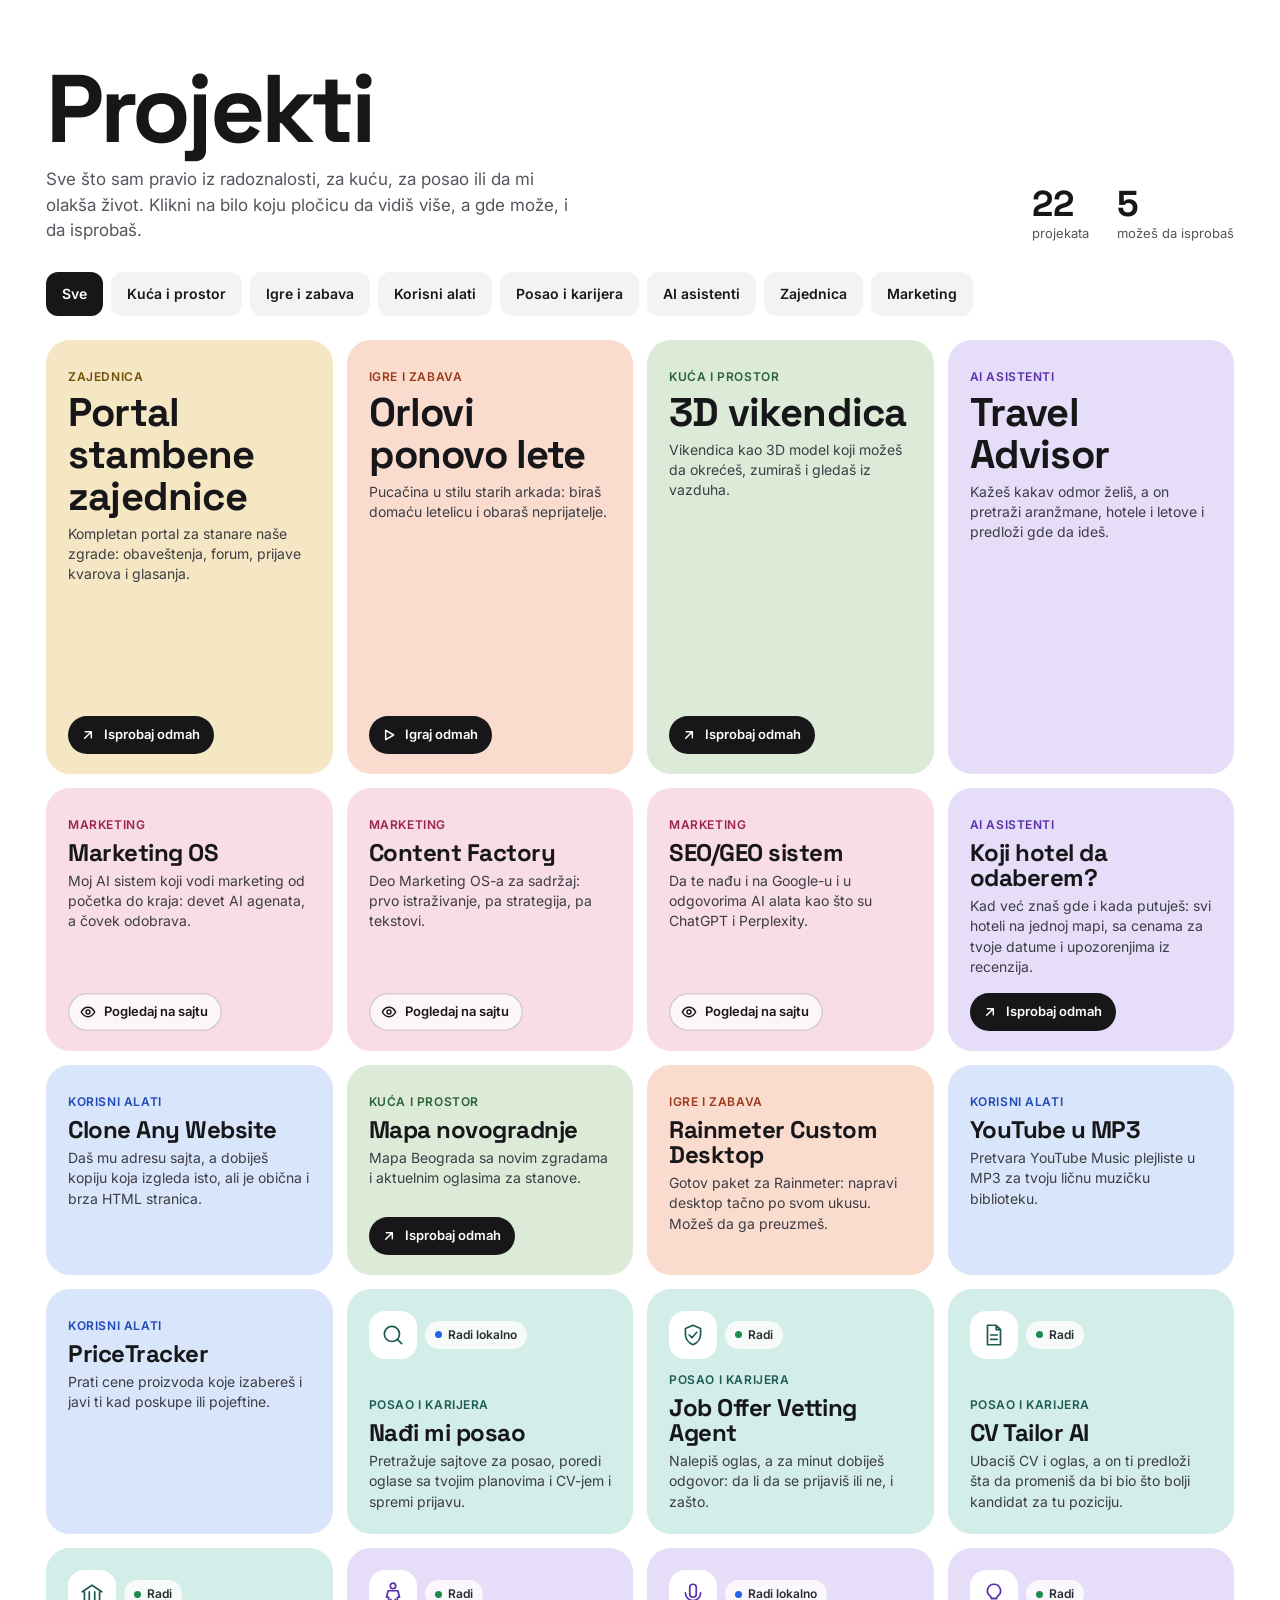
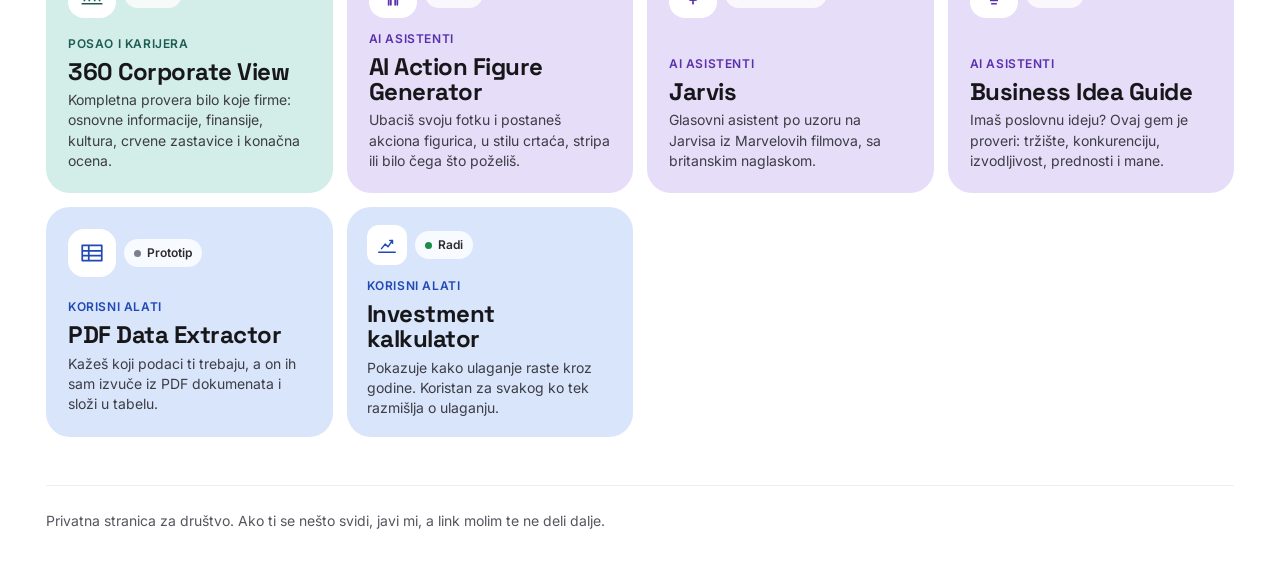
<file: index.html>
<!doctype html>
<html lang="sr">
<head>
<meta charset="utf-8">
<meta name="viewport" content="width=device-width, initial-scale=1">
<meta name="robots" content="noindex, nofollow">
<title>Markovi projekti</title>
<meta name="description" content="Stvari koje sam pravio: za kuću, za posao, za zabavu i iz čiste radoznalosti.">
<meta property="og:title" content="Markovi projekti">
<meta property="og:description" content="Stvari koje sam pravio: za kuću, za posao, za zabavu i iz čiste radoznalosti.">
<meta property="og:type" content="website">
<meta property="og:image" content="images/og.png">
<meta name="theme-color" content="#FFFFFF">
<link rel="icon" href="data:image/svg+xml,%3Csvg xmlns='http://www.w3.org/2000/svg' viewBox='0 0 32 32'%3E%3Crect width='32' height='32' rx='8' fill='%2317171A'/%3E%3Crect x='7' y='7' width='8' height='8' rx='2' fill='%23FADCCF'/%3E%3Crect x='17' y='7' width='8' height='8' rx='2' fill='%23D9E5FA'/%3E%3Crect x='7' y='17' width='8' height='8' rx='2' fill='%23DCEBD8'/%3E%3Crect x='17' y='17' width='8' height='8' rx='2' fill='%23E6DDF8'/%3E%3C/svg%3E">
<link rel="preconnect" href="https://fonts.googleapis.com">
<link rel="preconnect" href="https://fonts.gstatic.com" crossorigin>
<link href="https://fonts.googleapis.com/css2?family=Space+Grotesk:wght@500;600;700&family=Inter:wght@400;500;600&display=swap" rel="stylesheet">
<link rel="stylesheet" href="styles.css?v=10">
</head>
<body>
<div class="wrap">
  <header class="top">
    <div class="intro">
      <h1>Projekti</h1>
      <p>Sve što sam pravio iz radoznalosti, za kuću, za posao ili da mi olakša život. Klikni na bilo koju pločicu da vidiš više, a gde može, i da isprobaš.</p>
    </div>
    <div class="stats" aria-label="Brojke">
      <div><strong id="stat-total">0</strong><span>projekata</span></div>
      <div><strong id="stat-live">0</strong><span>možeš da isprobaš</span></div>
    </div>
  </header>

  <nav class="filters" id="filters" aria-label="Kategorije"></nav>

  <main class="grid" id="grid"></main>

  <footer class="foot">
    <p>Privatna stranica za društvo. Ako ti se nešto svidi, javi mi, a link molim te ne deli dalje.</p>
  </footer>
</div>

<div class="overlay" id="overlay" hidden>
  <aside class="panel" id="panel" role="dialog" aria-modal="true" aria-labelledby="p-title">
    <div class="panel-head">
      <span id="p-cat"></span>
      <button class="icon-btn" id="p-close" aria-label="Zatvori">
        <svg width="20" height="20" viewBox="0 0 24 24" fill="none" stroke="currentColor" stroke-width="2" stroke-linecap="round" aria-hidden="true"><path d="M6 6l12 12M18 6L6 18"/></svg>
      </button>
    </div>
    <div class="panel-body">
      <div class="p-viewer">
        <div class="p-media" id="p-media"></div>
        <div class="p-gallery" id="p-gallery"></div>
      </div>
      <div class="p-text">
        <span class="status" id="p-status"></span>
        <h2 id="p-title"></h2>
        <div id="p-story"></div>
      </div>
    </div>
    <div class="panel-foot" id="p-actions"></div>
  </aside>
</div>

<script src="projekti.js?v=10"></script>
<script src="app.js?v=10"></script>
</body>
</html>
</file>
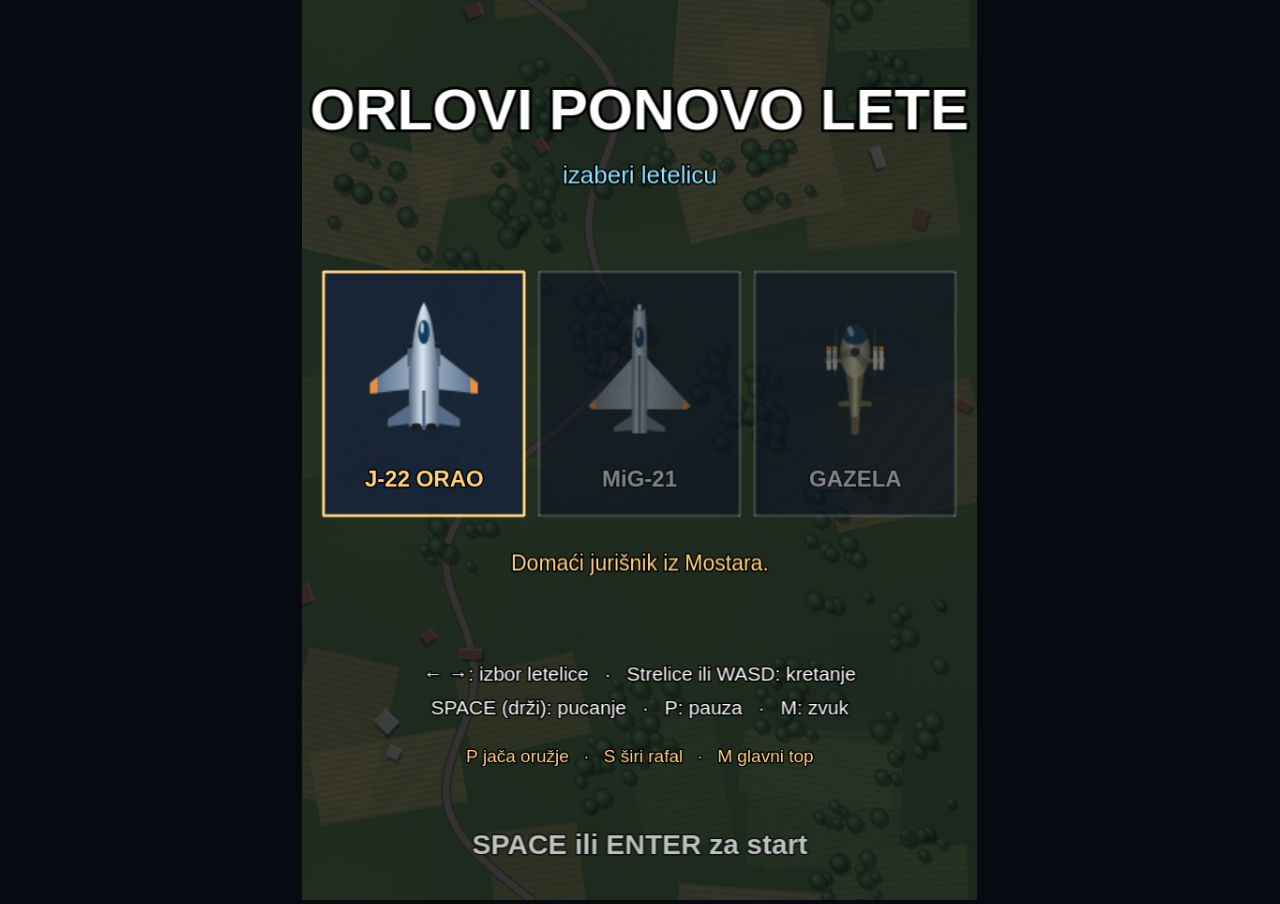
<file: igra/index.html>
﻿<!doctype html>
<html lang="sr">
<head>
  <meta charset="utf-8">
  <meta name="viewport" content="width=device-width, initial-scale=1, maximum-scale=1, user-scalable=no, viewport-fit=cover">
  <meta name="theme-color" content="#070a10">
  <meta name="mobile-web-app-capable" content="yes">
  <meta name="apple-mobile-web-app-capable" content="yes">
  <title>Orlovi ponovo lete</title>
  <link rel="icon" href="data:,">
  <style>html,body{overscroll-behavior:none;touch-action:none;-webkit-user-select:none;user-select:none;-webkit-touch-callout:none;-webkit-tap-highlight-color:transparent;background:#070a10;height:100%;margin:0;overflow:hidden}#game{touch-action:none;width:100vw;height:100dvh}</style>
  <script type="module" crossorigin src="./assets/index-k5VGxGEs.js"></script>
  <link rel="modulepreload" crossorigin href="./assets/config-Da7wDeP8.js">
</head>
<body>
  <div id="game"></div>
</body>
</html>
</file>
<file: styles.css>
:root {
  --bg: #FFFFFF;
  --ink: #17171A;
  --muted: #55555E;
  --soft: #F3F3F5;
  --line: #EEEEF1;
  --radius: 24px;
  --display: "Space Grotesk", system-ui, sans-serif;
  --body: "Inter", system-ui, sans-serif;
}

* { box-sizing: border-box; }
html { -webkit-text-size-adjust: 100%; }
body {
  margin: 0;
  background: var(--bg);
  color: var(--ink);
  font-family: var(--body);
  line-height: 1.5;
}
body.locked { overflow: hidden; }
button { font: inherit; color: inherit; }
img { display: block; max-width: 100%; }

.wrap {
  max-width: 1220px;
  margin: 0 auto;
  padding: clamp(32px, 5vw, 64px) 16px 48px;
}

/* Zaglavlje */
.top {
  display: flex;
  flex-wrap: wrap;
  align-items: flex-end;
  justify-content: space-between;
  gap: 20px 40px;
  margin-bottom: 28px;
}
.intro { flex: 1 1 420px; display: flex; flex-direction: column; gap: 12px; }
.intro h1 {
  margin: 0;
  font-family: var(--display);
  font-size: clamp(48px, 8vw, 96px);
  line-height: 0.95;
  font-weight: 700;
  letter-spacing: -0.04em;
}
.intro p { margin: 0; max-width: 540px; font-size: 17px; color: var(--muted); }
.stats { display: flex; gap: 28px; }
.stats div { display: flex; flex-direction: column; }
.stats strong { font-family: var(--display); font-size: 36px; line-height: 1.1; }
.stats span { font-size: 13px; color: var(--muted); }

/* Filteri */
.filters { display: flex; flex-wrap: wrap; gap: 8px; margin-bottom: 24px; }
.chip {
  min-height: 44px;
  padding: 0 16px;
  border: none;
  border-radius: 12px;
  background: var(--soft);
  font-size: 14px;
  font-weight: 600;
  cursor: pointer;
  transition: background .15s ease, color .15s ease;
}
.chip:hover { background: #E7E7EB; }
.chip[aria-pressed="true"] { background: var(--ink); color: #fff; }
.chip:focus-visible, .tile:focus-visible, .btn:focus-visible, .icon-btn:focus-visible {
  outline: 3px solid #2049B5;
  outline-offset: 3px;
}

/* Mozaik */
.grid {
  display: grid;
  grid-template-columns: repeat(auto-fill, minmax(270px, 1fr));
  grid-auto-rows: minmax(210px, auto);
  grid-auto-flow: dense;
  gap: 14px;
}
.tile {
  position: relative;
  display: flex;
  flex-direction: column;
  justify-content: space-between;
  gap: 12px;
  padding: 22px;
  border: none;
  border-radius: var(--radius);
  background: var(--tint);
  text-align: left;
  cursor: pointer;
  overflow: hidden;
  transition: transform .18s ease, box-shadow .18s ease;
}
.tile:hover { transform: translateY(-3px); box-shadow: 0 12px 28px rgba(23,23,26,.10); }
.tile.big { grid-row: span 2; }
.tile.has-cover { padding: 12px 12px 20px; justify-content: flex-start; gap: 16px; }
.tile.has-cover .txt { padding: 0 10px; }
/* Fiksan format slike po veličini pločice: sve slike u redu su iste visine.
   Slike se prave tačno u tom formatu (velike 5:4, obične 16:10). */
.shot {
  position: relative;
  flex: none;
  aspect-ratio: 16 / 10;
  border-radius: 16px;
  overflow: hidden;
  background: #fff;
}
.tile.big .shot { aspect-ratio: 5 / 4; }
.shot img {
  position: absolute;
  inset: 0;
  width: 100%;
  height: 100%;
  object-fit: cover;
  transition: transform .3s ease;
}
.tile:hover .shot img { transform: scale(1.03); }
.shot .status { position: absolute; top: 10px; right: 10px; }
.row { display: flex; align-items: center; justify-content: space-between; gap: 8px; }
.ico {
  display: flex;
  align-items: center;
  justify-content: center;
  width: 48px;
  height: 48px;
  border-radius: 16px;
  background: #fff;
  color: var(--ink-c);
}
.tile.big .ico { width: 72px; height: 72px; border-radius: 20px; }
.tile.big .ico svg { width: 40px; height: 40px; }
.status {
  display: inline-flex;
  align-items: center;
  gap: 6px;
  padding: 5px 10px;
  border-radius: 99px;
  background: rgba(255,255,255,.8);
  color: #2C2C33;
  font-size: 12px;
  font-weight: 600;
  white-space: nowrap;
}
.status::before {
  content: "";
  width: 7px;
  height: 7px;
  border-radius: 99px;
  background: var(--dot);
}
.txt { display: flex; flex-direction: column; gap: 6px; }
.cat {
  font-size: 12px;
  font-weight: 600;
  letter-spacing: .05em;
  text-transform: uppercase;
  color: var(--ink-c);
}
.title {
  font-family: var(--display);
  font-size: 24px;
  line-height: 1.05;
  font-weight: 700;
  letter-spacing: -0.02em;
}
.tile.big .title { font-size: 40px; }
.short { font-size: 14px; line-height: 1.45; color: #3D3D45; }
/* Oznaka "može odmah da se proba": uvek na dnu pločice, da stoje u istoj liniji */
.try {
  align-self: flex-start;
  margin-top: auto;
  display: inline-flex;
  align-items: center;
  gap: 8px;
  padding: 9px 14px 9px 12px;
  border-radius: 99px;
  background: var(--ink);
  color: #fff;
  font-size: 13px;
  font-weight: 600;
}
.tile.has-cover .try { margin-left: 10px; }
.tile.live:hover .try { background: var(--ink-c); }
/* Samo opis na sajtu: svetlije dugme, da se razlikuje od "isprobaj odmah" */
.try.view { background: rgba(255,255,255,.75); color: var(--ink); box-shadow: inset 0 0 0 1.5px rgba(23,23,26,.18); }
.tile:hover .try.view { background: #fff; }
.tile.small { padding: 18px 20px; }
.tile.small .ico { width: 40px; height: 40px; border-radius: 12px; }

/* Podnožje */
.foot { margin-top: 48px; padding-top: 24px; border-top: 1px solid var(--line); }
.foot p { margin: 0; font-size: 14px; color: var(--muted); }

/* Panel */
.overlay {
  position: fixed;
  inset: 0;
  z-index: 50;
  display: flex;
  justify-content: flex-end;
  background: rgba(23,23,26,.4);
  opacity: 0;
  transition: opacity .2s ease;
}
.overlay.open { opacity: 1; }
.overlay[hidden] { display: none; }
.panel {
  display: flex;
  flex-direction: column;
  width: 100%;
  max-width: 540px;
  height: 100%;
  background: #fff;
  box-shadow: -20px 0 60px rgba(23,23,26,.18);
  transform: translateX(40px);
  transition: transform .25s cubic-bezier(.2,.8,.2,1);
}
.overlay.open .panel { transform: none; }
.panel-head {
  display: flex;
  align-items: center;
  justify-content: space-between;
  padding: 12px 16px 12px 24px;
  border-bottom: 1px solid var(--line);
  font-size: 13px;
  font-weight: 600;
  color: var(--muted);
}
.icon-btn {
  display: flex;
  align-items: center;
  justify-content: center;
  width: 44px;
  height: 44px;
  border: none;
  border-radius: 12px;
  background: var(--soft);
  cursor: pointer;
}
.icon-btn:hover { background: #E7E7EB; }
.panel-body {
  flex: 1 1 auto;
  overflow-y: auto;
  overscroll-behavior: contain;
  display: flex;
  flex-direction: column;
  gap: 22px;
  padding: 24px;
}
.p-media {
  display: flex;
  align-items: center;
  justify-content: center;
  aspect-ratio: 16 / 10;
  border-radius: 22px;
  background: var(--tint);
  color: var(--ink-c);
  overflow: hidden;
  flex: 0 0 auto;
}
.p-viewer { display: flex; flex-direction: column; gap: 10px; flex: 0 0 auto; min-width: 0; }
.p-media { position: relative; touch-action: pan-y; user-select: none; }
.p-media .track { display: flex; width: 100%; height: 100%; transition: transform .35s cubic-bezier(.2,.8,.2,1); }
.p-media .track img { flex: 0 0 100%; width: 100%; height: 100%; object-fit: contain; -webkit-user-drag: none; }
.p-media .nav {
  position: absolute;
  top: 50%;
  display: flex;
  align-items: center;
  justify-content: center;
  width: 44px;
  height: 44px;
  margin-top: -22px;
  border: none;
  border-radius: 99px;
  background: rgba(255,255,255,.92);
  color: var(--ink);
  box-shadow: 0 4px 14px rgba(23,23,26,.18);
  cursor: pointer;
}
.p-media .nav:hover { background: #fff; }
.p-media .nav:focus-visible { outline: 3px solid #2049B5; outline-offset: 2px; }
.p-media .prev { left: 10px; }
.p-media .next { right: 10px; }
.p-media .count {
  position: absolute;
  right: 12px;
  bottom: 12px;
  padding: 3px 10px;
  border-radius: 99px;
  background: rgba(23,23,26,.7);
  color: #fff;
  font-size: 12px;
  font-weight: 600;
  font-variant-numeric: tabular-nums;
}
.p-text { display: flex; flex-direction: column; gap: 12px; }
.p-text .status { align-self: flex-start; background: var(--soft); font-size: 13px; }
.p-text h2 {
  margin: 0;
  font-family: var(--display);
  font-size: clamp(30px, 6vw, 38px);
  line-height: 1;
  font-weight: 700;
  letter-spacing: -0.03em;
}
#p-story p { margin: 0 0 12px; font-size: 16px; line-height: 1.65; color: #2C2C33; }
#p-story p:last-child { margin-bottom: 0; }
#p-story p:has(+ ul) { margin-bottom: 6px; }
#p-story ul { margin: 0 0 12px; padding-left: 22px; font-size: 16px; line-height: 1.65; color: #2C2C33; }
#p-story ul:last-child { margin-bottom: 0; }
.p-gallery { display: flex; gap: 8px; overflow-x: auto; padding: 3px; scrollbar-width: thin; }
.p-gallery:empty { display: none; }
.p-gallery button {
  flex: 0 0 auto;
  width: 76px;
  height: 56px;
  padding: 0;
  border: none;
  border-radius: 10px;
  overflow: hidden;
  background: var(--soft);
  opacity: .55;
  cursor: pointer;
  transition: opacity .15s ease;
}
.p-gallery button:hover { opacity: .85; }
.p-gallery button[aria-current="true"] { opacity: 1; outline: 2px solid var(--ink-c); outline-offset: 1px; }
.p-gallery button:focus-visible { outline: 3px solid #2049B5; outline-offset: 2px; }
.p-gallery img { width: 100%; height: 100%; object-fit: cover; }
.panel-foot {
  display: flex;
  flex-wrap: wrap;
  gap: 10px;
  padding: 16px 24px calc(16px + env(safe-area-inset-bottom));
  border-top: 1px solid var(--line);
  background: #fff;
}
.btn {
  flex: 1 1 200px;
  min-height: 52px;
  display: inline-flex;
  align-items: center;
  justify-content: center;
  gap: 10px;
  padding: 0 18px;
  border: none;
  border-radius: 14px;
  background: var(--ink);
  color: #fff;
  font-size: 15px;
  font-weight: 600;
  text-decoration: none;
  cursor: pointer;
}
.btn:hover { background: #33333A; }
.btn.secondary { background: var(--soft); color: var(--ink); }
.btn.secondary:hover { background: #E7E7EB; }
.btn.soon { background: var(--soft); color: var(--muted); cursor: default; }
.note {
  flex: 1 1 100%;
  min-height: 52px;
  display: flex;
  align-items: center;
  justify-content: center;
  padding: 0 16px;
  border-radius: 14px;
  background: var(--soft);
  color: var(--muted);
  font-size: 14px;
  text-align: center;
}

@media (max-width: 600px) {
  .grid { grid-auto-rows: auto; }
  .tile { min-height: 190px; }
  .tile.big { grid-row: auto; min-height: 320px; }
  .tile.small { min-height: 0; }
  .tile.big .title { font-size: 34px; }
  .stats strong { font-size: 30px; }
  .panel { max-width: none; }
  .panel-body { padding: 20px 16px; }
  .panel-head { padding-left: 16px; }
  .panel-foot { padding-left: 16px; padding-right: 16px; }
}

@media (prefers-reduced-motion: reduce) {
  *, *::before, *::after { transition: none !important; }
}
</file>
